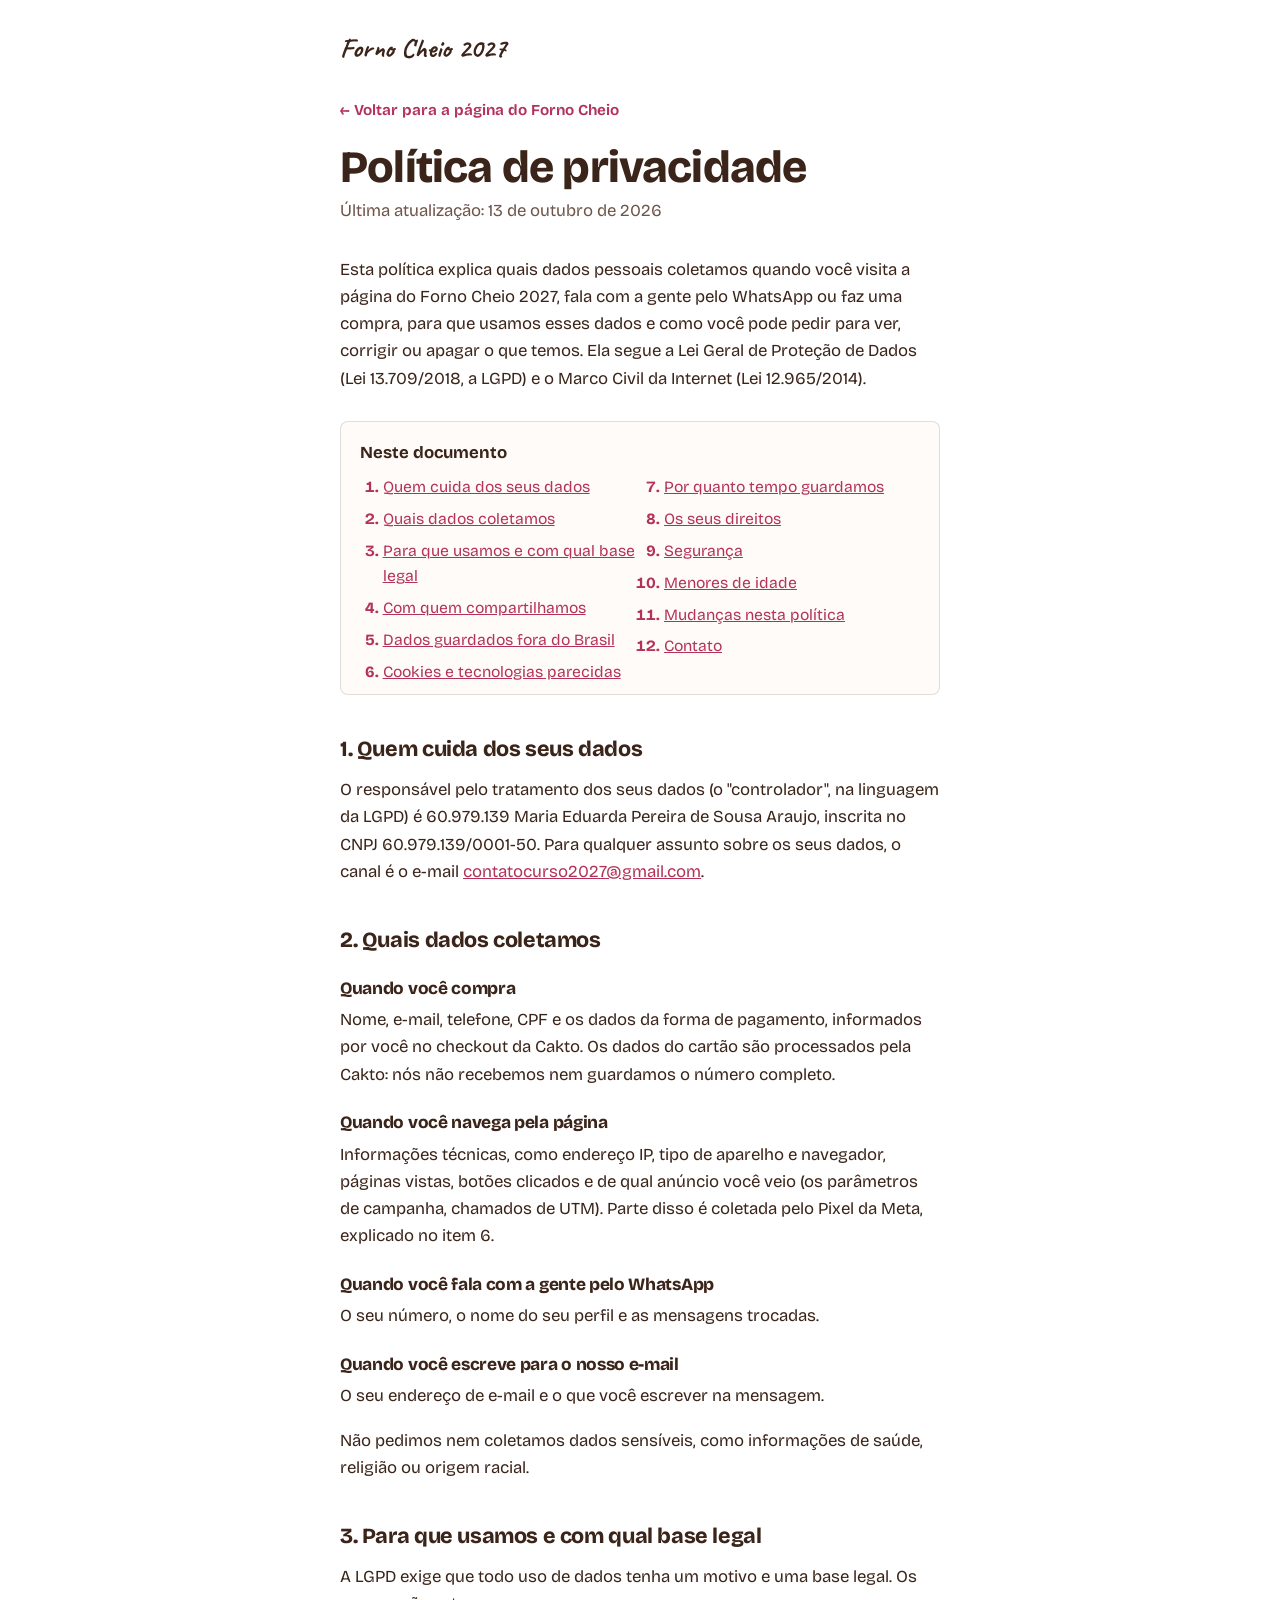
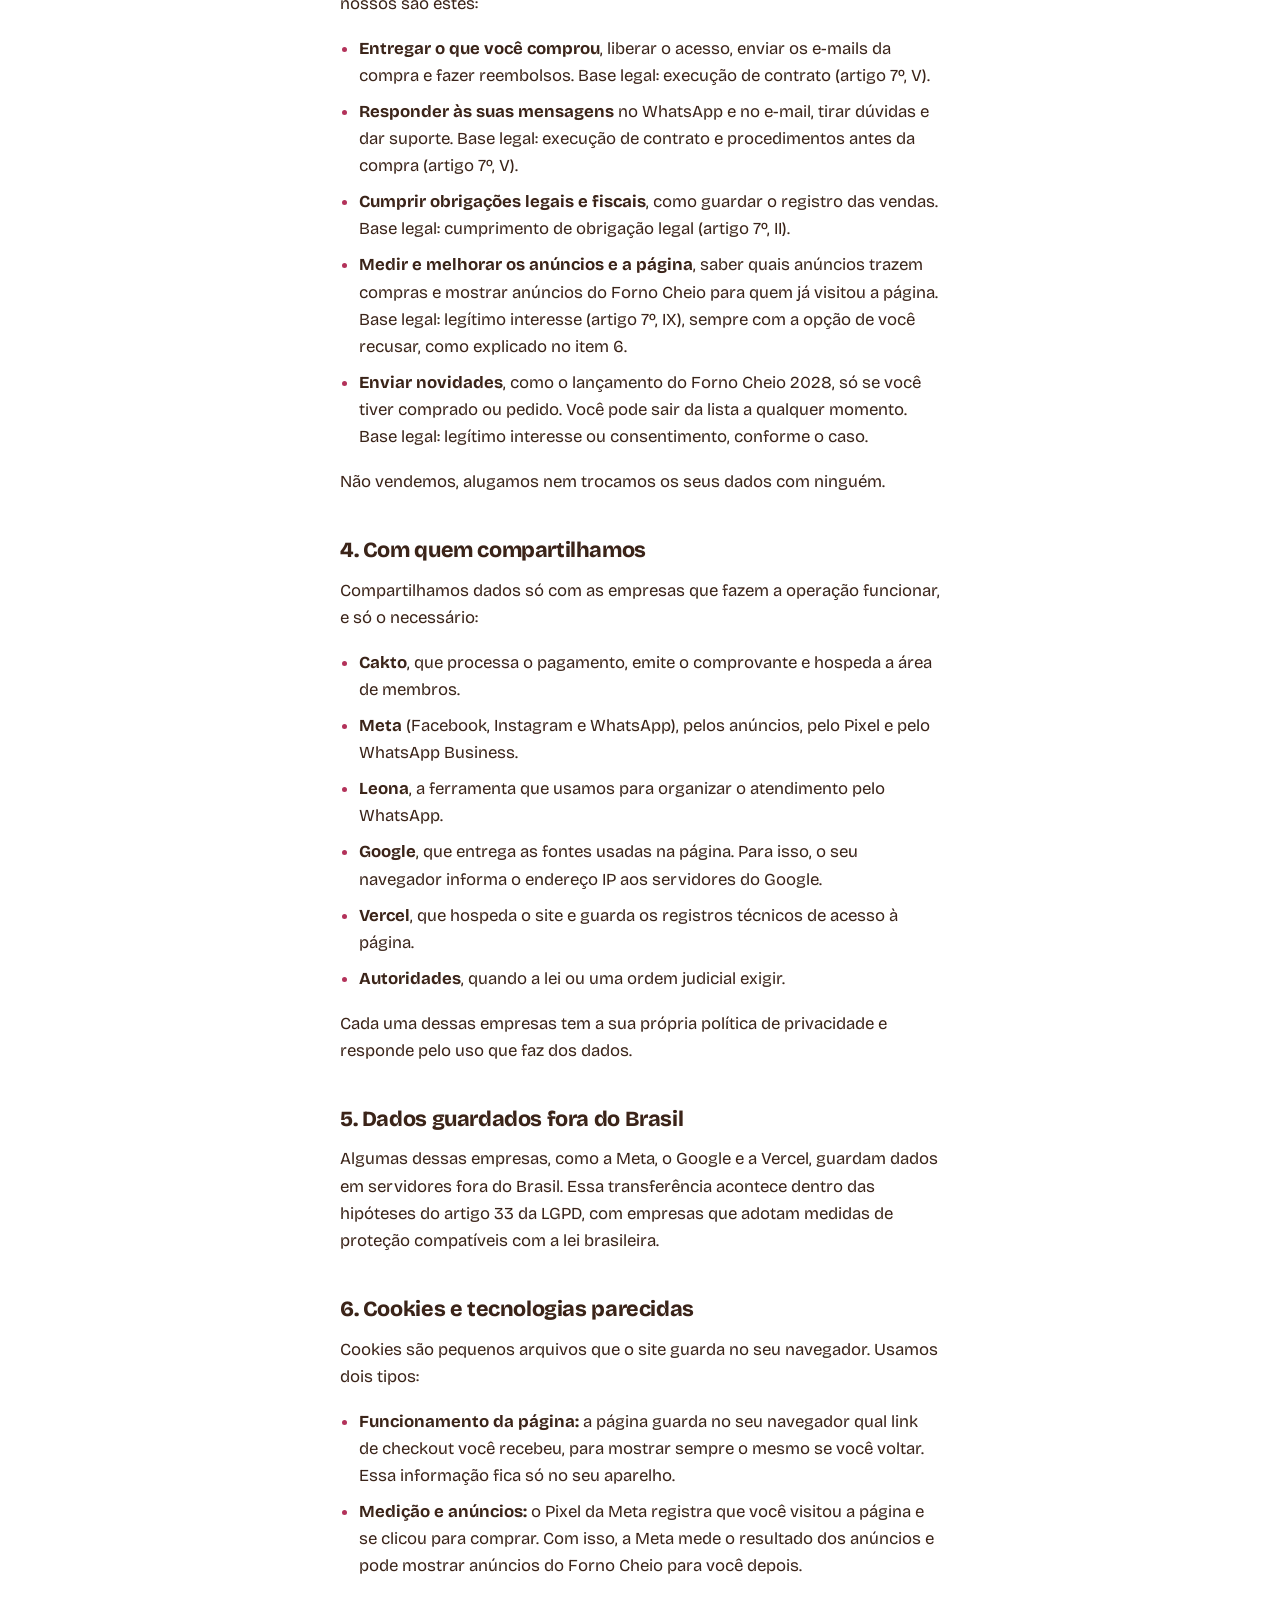
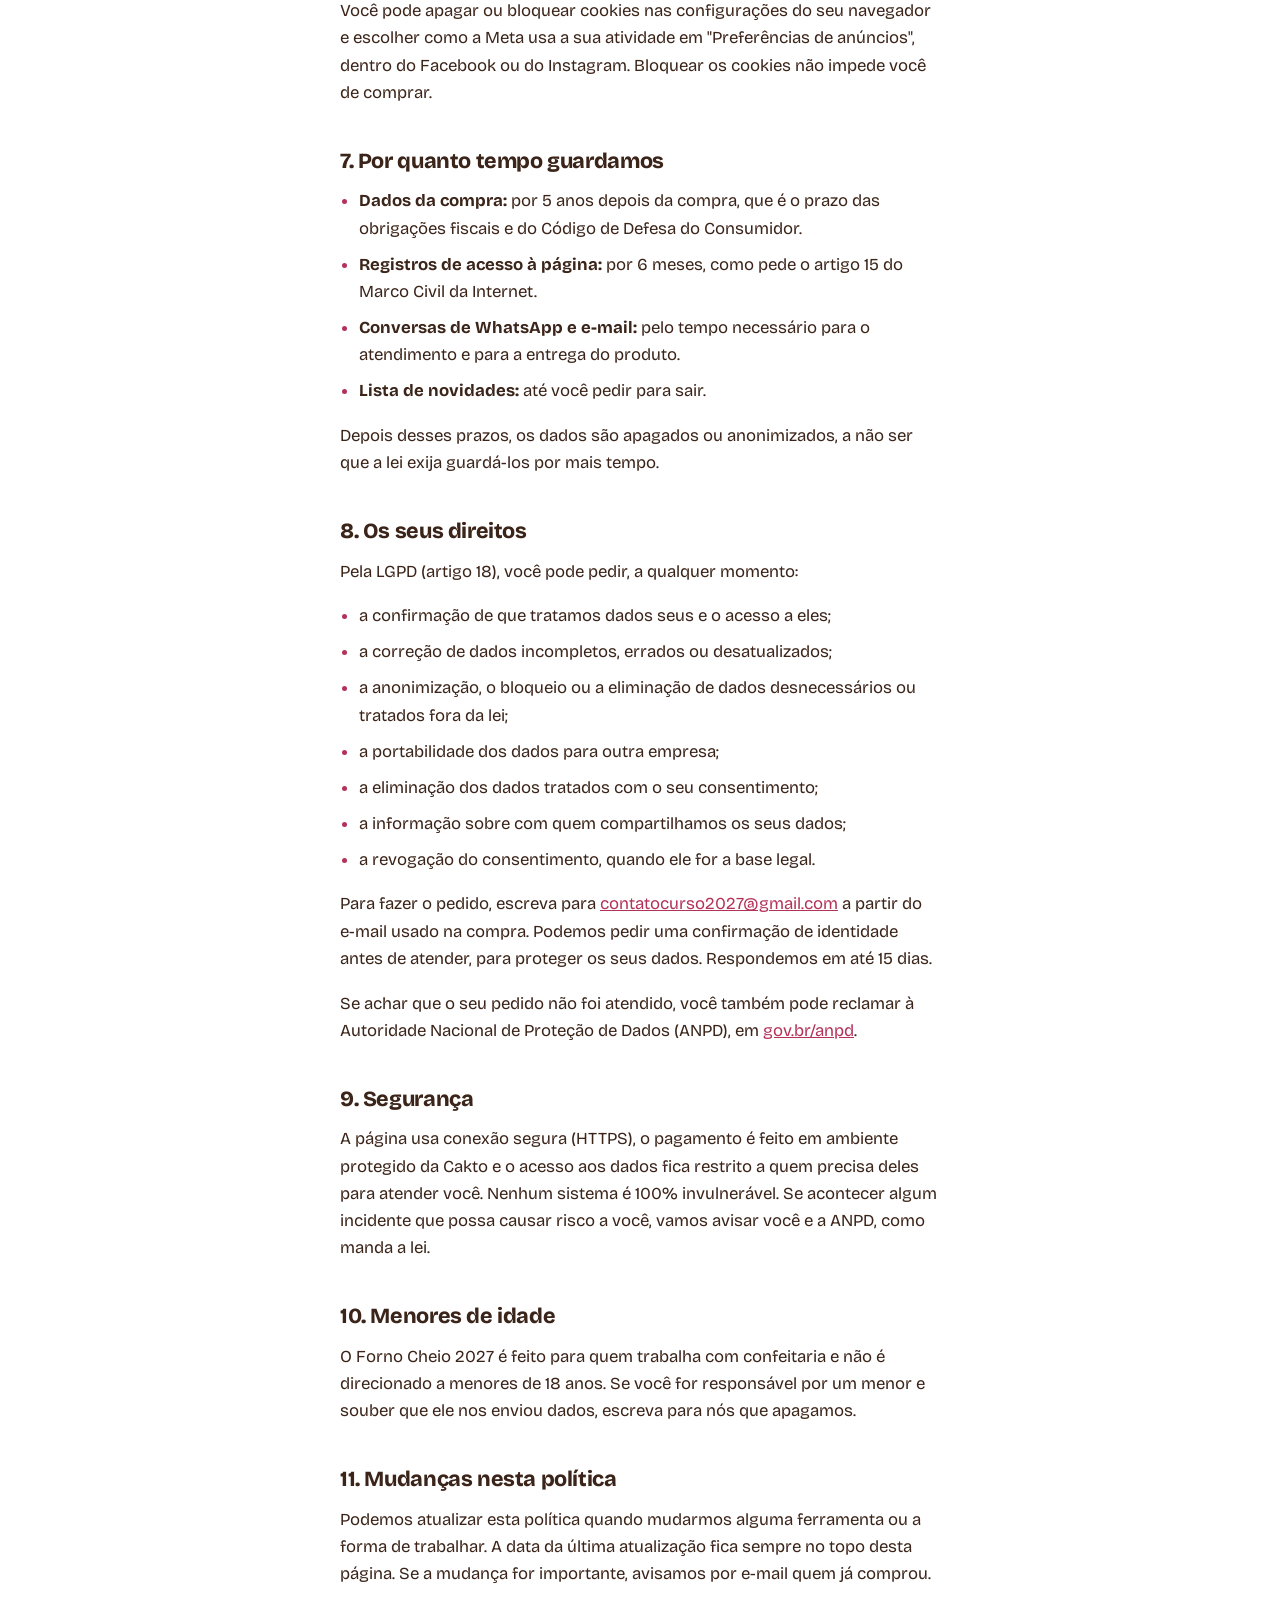
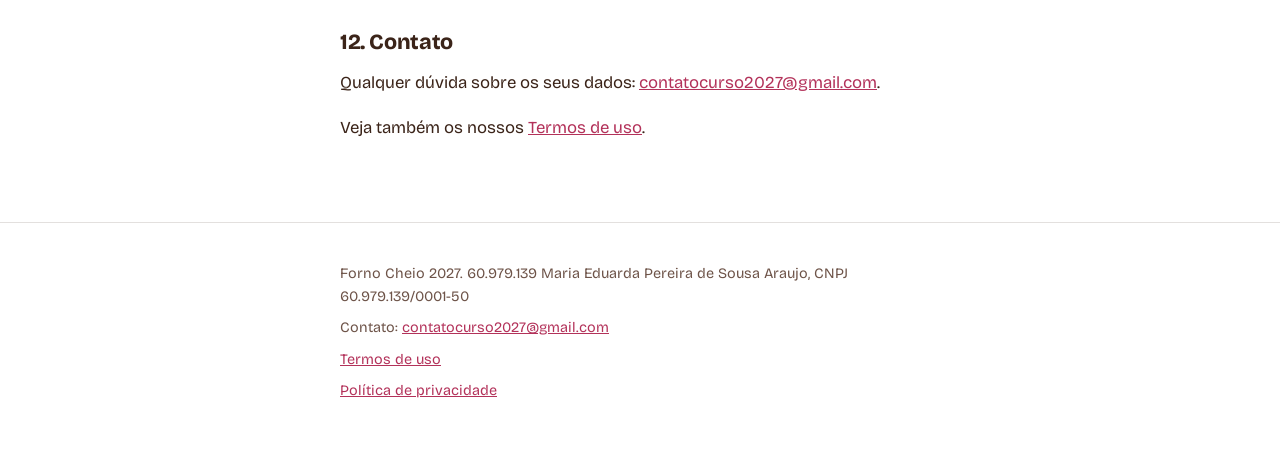
<file: privacidade.html>
<!doctype html>
<html lang="pt-BR">
<head>
<meta charset="utf-8">
<meta name="viewport" content="width=device-width, initial-scale=1, viewport-fit=cover">
<title>Política de privacidade | Forno Cheio 2027</title>
<meta name="description" content="Política de privacidade do Forno Cheio 2027: quais dados coletamos, para quê, com quem compartilhamos e como você exerce os seus direitos pela LGPD.">
<meta name="robots" content="noindex">
<meta name="theme-color" content="#FFFFFF">
<link rel="preconnect" href="https://fonts.googleapis.com">
<link rel="preconnect" href="https://fonts.gstatic.com" crossorigin>
<link href="https://fonts.googleapis.com/css2?family=Bricolage+Grotesque:opsz,wght@12..96,400..800&family=Caveat:wght@500..700&display=swap" rel="stylesheet">
<link rel="stylesheet" href="style.css?v=20261120">
<!-- Meta Pixel Code -->
<script>
!function(f,b,e,v,n,t,s)
{if(f.fbq)return;n=f.fbq=function(){n.callMethod?
n.callMethod.apply(n,arguments):n.queue.push(arguments)};
if(!f._fbq)f._fbq=n;n.push=n;n.loaded=!0;n.version='2.0';
n.queue=[];t=b.createElement(e);t.async=!0;
t.src=v;s=b.getElementsByTagName(e)[0];
s.parentNode.insertBefore(t,s)}(window, document,'script',
'https://connect.facebook.net/en_US/fbevents.js');
fbq('init', '1671185087740383');
fbq('track', 'PageView');
</script>
<!-- End Meta Pixel Code -->
</head>
<body>
<!-- Meta Pixel (sem JavaScript) -->
<noscript><img height="1" width="1" style="display:none"
src="https://www.facebook.com/tr?id=1671185087740383&ev=PageView&noscript=1"
/></noscript>

<header class="legal-topo">
  <div class="coluna">
    <a class="marca legal-marca" href="index.html">Forno Cheio 2027</a>
  </div>
</header>

<main class="legal">
  <div class="coluna">
    <a class="legal-voltar" href="index.html">← Voltar para a página do Forno Cheio</a>
    <h1>Política de privacidade</h1>
    <p class="legal-data">Última atualização: 13 de outubro de 2026</p>

    <p>Esta política explica quais dados pessoais coletamos quando você visita a página do Forno Cheio 2027, fala com a gente pelo WhatsApp ou faz uma compra, para que usamos esses dados e como você pode pedir para ver, corrigir ou apagar o que temos. Ela segue a Lei Geral de Proteção de Dados (Lei 13.709/2018, a LGPD) e o Marco Civil da Internet (Lei 12.965/2014).</p>

    <nav class="legal-sumario" aria-label="Neste documento">
      <p><strong>Neste documento</strong></p>
      <ol>
        <li><a href="#p1">Quem cuida dos seus dados</a></li>
        <li><a href="#p2">Quais dados coletamos</a></li>
        <li><a href="#p3">Para que usamos e com qual base legal</a></li>
        <li><a href="#p4">Com quem compartilhamos</a></li>
        <li><a href="#p5">Dados guardados fora do Brasil</a></li>
        <li><a href="#p6">Cookies e tecnologias parecidas</a></li>
        <li><a href="#p7">Por quanto tempo guardamos</a></li>
        <li><a href="#p8">Os seus direitos</a></li>
        <li><a href="#p9">Segurança</a></li>
        <li><a href="#p10">Menores de idade</a></li>
        <li><a href="#p11">Mudanças nesta política</a></li>
        <li><a href="#p12">Contato</a></li>
      </ol>
    </nav>

    <section id="p1">
      <h2>1. Quem cuida dos seus dados</h2>
      <p>O responsável pelo tratamento dos seus dados (o "controlador", na linguagem da LGPD) é 60.979.139 Maria Eduarda Pereira de Sousa Araujo, inscrita no CNPJ 60.979.139/0001-50. Para qualquer assunto sobre os seus dados, o canal é o e-mail <a href="mailto:contatocurso2027@gmail.com">contatocurso2027@gmail.com</a>.</p>
    </section>

    <section id="p2">
      <h2>2. Quais dados coletamos</h2>
      <h3>Quando você compra</h3>
      <p>Nome, e-mail, telefone, CPF e os dados da forma de pagamento, informados por você no checkout da Cakto. Os dados do cartão são processados pela Cakto: nós não recebemos nem guardamos o número completo.</p>
      <h3>Quando você navega pela página</h3>
      <p>Informações técnicas, como endereço IP, tipo de aparelho e navegador, páginas vistas, botões clicados e de qual anúncio você veio (os parâmetros de campanha, chamados de UTM). Parte disso é coletada pelo Pixel da Meta, explicado no item 6.</p>
      <h3>Quando você fala com a gente pelo WhatsApp</h3>
      <p>O seu número, o nome do seu perfil e as mensagens trocadas.</p>
      <h3>Quando você escreve para o nosso e-mail</h3>
      <p>O seu endereço de e-mail e o que você escrever na mensagem.</p>
      <p>Não pedimos nem coletamos dados sensíveis, como informações de saúde, religião ou origem racial.</p>
    </section>

    <section id="p3">
      <h2>3. Para que usamos e com qual base legal</h2>
      <p>A LGPD exige que todo uso de dados tenha um motivo e uma base legal. Os nossos são estes:</p>
      <ul>
        <li><strong>Entregar o que você comprou</strong>, liberar o acesso, enviar os e-mails da compra e fazer reembolsos. Base legal: execução de contrato (artigo 7º, V).</li>
        <li><strong>Responder às suas mensagens</strong> no WhatsApp e no e-mail, tirar dúvidas e dar suporte. Base legal: execução de contrato e procedimentos antes da compra (artigo 7º, V).</li>
        <li><strong>Cumprir obrigações legais e fiscais</strong>, como guardar o registro das vendas. Base legal: cumprimento de obrigação legal (artigo 7º, II).</li>
        <li><strong>Medir e melhorar os anúncios e a página</strong>, saber quais anúncios trazem compras e mostrar anúncios do Forno Cheio para quem já visitou a página. Base legal: legítimo interesse (artigo 7º, IX), sempre com a opção de você recusar, como explicado no item 6.</li>
        <li><strong>Enviar novidades</strong>, como o lançamento do Forno Cheio 2028, só se você tiver comprado ou pedido. Você pode sair da lista a qualquer momento. Base legal: legítimo interesse ou consentimento, conforme o caso.</li>
      </ul>
      <p>Não vendemos, alugamos nem trocamos os seus dados com ninguém.</p>
    </section>

    <section id="p4">
      <h2>4. Com quem compartilhamos</h2>
      <p>Compartilhamos dados só com as empresas que fazem a operação funcionar, e só o necessário:</p>
      <ul>
        <li><strong>Cakto</strong>, que processa o pagamento, emite o comprovante e hospeda a área de membros.</li>
        <li><strong>Meta</strong> (Facebook, Instagram e WhatsApp), pelos anúncios, pelo Pixel e pelo WhatsApp Business.</li>
        <li><strong>Leona</strong>, a ferramenta que usamos para organizar o atendimento pelo WhatsApp.</li>
        <li><strong>Google</strong>, que entrega as fontes usadas na página. Para isso, o seu navegador informa o endereço IP aos servidores do Google.</li>
        <li><strong>Vercel</strong>, que hospeda o site e guarda os registros técnicos de acesso à página.</li>
        <li><strong>Autoridades</strong>, quando a lei ou uma ordem judicial exigir.</li>
      </ul>
      <p>Cada uma dessas empresas tem a sua própria política de privacidade e responde pelo uso que faz dos dados.</p>
    </section>

    <section id="p5">
      <h2>5. Dados guardados fora do Brasil</h2>
      <p>Algumas dessas empresas, como a Meta, o Google e a Vercel, guardam dados em servidores fora do Brasil. Essa transferência acontece dentro das hipóteses do artigo 33 da LGPD, com empresas que adotam medidas de proteção compatíveis com a lei brasileira.</p>
    </section>

    <section id="p6">
      <h2>6. Cookies e tecnologias parecidas</h2>
      <p>Cookies são pequenos arquivos que o site guarda no seu navegador. Usamos dois tipos:</p>
      <ul>
        <li><strong>Funcionamento da página:</strong> a página guarda no seu navegador qual link de checkout você recebeu, para mostrar sempre o mesmo se você voltar. Essa informação fica só no seu aparelho.</li>
        <li><strong>Medição e anúncios:</strong> o Pixel da Meta registra que você visitou a página e se clicou para comprar. Com isso, a Meta mede o resultado dos anúncios e pode mostrar anúncios do Forno Cheio para você depois.</li>
      </ul>
      <p>Você pode apagar ou bloquear cookies nas configurações do seu navegador e escolher como a Meta usa a sua atividade em "Preferências de anúncios", dentro do Facebook ou do Instagram. Bloquear os cookies não impede você de comprar.</p>
    </section>

    <section id="p7">
      <h2>7. Por quanto tempo guardamos</h2>
      <ul>
        <li><strong>Dados da compra:</strong> por 5 anos depois da compra, que é o prazo das obrigações fiscais e do Código de Defesa do Consumidor.</li>
        <li><strong>Registros de acesso à página:</strong> por 6 meses, como pede o artigo 15 do Marco Civil da Internet.</li>
        <li><strong>Conversas de WhatsApp e e-mail:</strong> pelo tempo necessário para o atendimento e para a entrega do produto.</li>
        <li><strong>Lista de novidades:</strong> até você pedir para sair.</li>
      </ul>
      <p>Depois desses prazos, os dados são apagados ou anonimizados, a não ser que a lei exija guardá-los por mais tempo.</p>
    </section>

    <section id="p8">
      <h2>8. Os seus direitos</h2>
      <p>Pela LGPD (artigo 18), você pode pedir, a qualquer momento:</p>
      <ul>
        <li>a confirmação de que tratamos dados seus e o acesso a eles;</li>
        <li>a correção de dados incompletos, errados ou desatualizados;</li>
        <li>a anonimização, o bloqueio ou a eliminação de dados desnecessários ou tratados fora da lei;</li>
        <li>a portabilidade dos dados para outra empresa;</li>
        <li>a eliminação dos dados tratados com o seu consentimento;</li>
        <li>a informação sobre com quem compartilhamos os seus dados;</li>
        <li>a revogação do consentimento, quando ele for a base legal.</li>
      </ul>
      <p>Para fazer o pedido, escreva para <a href="mailto:contatocurso2027@gmail.com">contatocurso2027@gmail.com</a> a partir do e-mail usado na compra. Podemos pedir uma confirmação de identidade antes de atender, para proteger os seus dados. Respondemos em até 15 dias.</p>
      <p>Se achar que o seu pedido não foi atendido, você também pode reclamar à Autoridade Nacional de Proteção de Dados (ANPD), em <a href="https://www.gov.br/anpd" rel="noopener">gov.br/anpd</a>.</p>
    </section>

    <section id="p9">
      <h2>9. Segurança</h2>
      <p>A página usa conexão segura (HTTPS), o pagamento é feito em ambiente protegido da Cakto e o acesso aos dados fica restrito a quem precisa deles para atender você. Nenhum sistema é 100% invulnerável. Se acontecer algum incidente que possa causar risco a você, vamos avisar você e a ANPD, como manda a lei.</p>
    </section>

    <section id="p10">
      <h2>10. Menores de idade</h2>
      <p>O Forno Cheio 2027 é feito para quem trabalha com confeitaria e não é direcionado a menores de 18 anos. Se você for responsável por um menor e souber que ele nos enviou dados, escreva para nós que apagamos.</p>
    </section>

    <section id="p11">
      <h2>11. Mudanças nesta política</h2>
      <p>Podemos atualizar esta política quando mudarmos alguma ferramenta ou a forma de trabalhar. A data da última atualização fica sempre no topo desta página. Se a mudança for importante, avisamos por e-mail quem já comprou.</p>
    </section>

    <section id="p12">
      <h2>12. Contato</h2>
      <p>Qualquer dúvida sobre os seus dados: <a href="mailto:contatocurso2027@gmail.com">contatocurso2027@gmail.com</a>.</p>
      <p>Veja também os nossos <a href="termos.html">Termos de uso</a>.</p>
    </section>
  </div>
</main>

<footer class="rodape rodape-legal">
  <div class="coluna">
    <p>Forno Cheio 2027. 60.979.139 Maria Eduarda Pereira de Sousa Araujo, CNPJ 60.979.139/0001-50</p>
    <p>Contato: <a href="mailto:contatocurso2027@gmail.com">contatocurso2027@gmail.com</a></p>
    <p><a href="termos.html">Termos de uso</a></p>
    <p><a href="privacidade.html" aria-current="page">Política de privacidade</a></p>
  </div>
</footer>

</body>
</html>
</file>
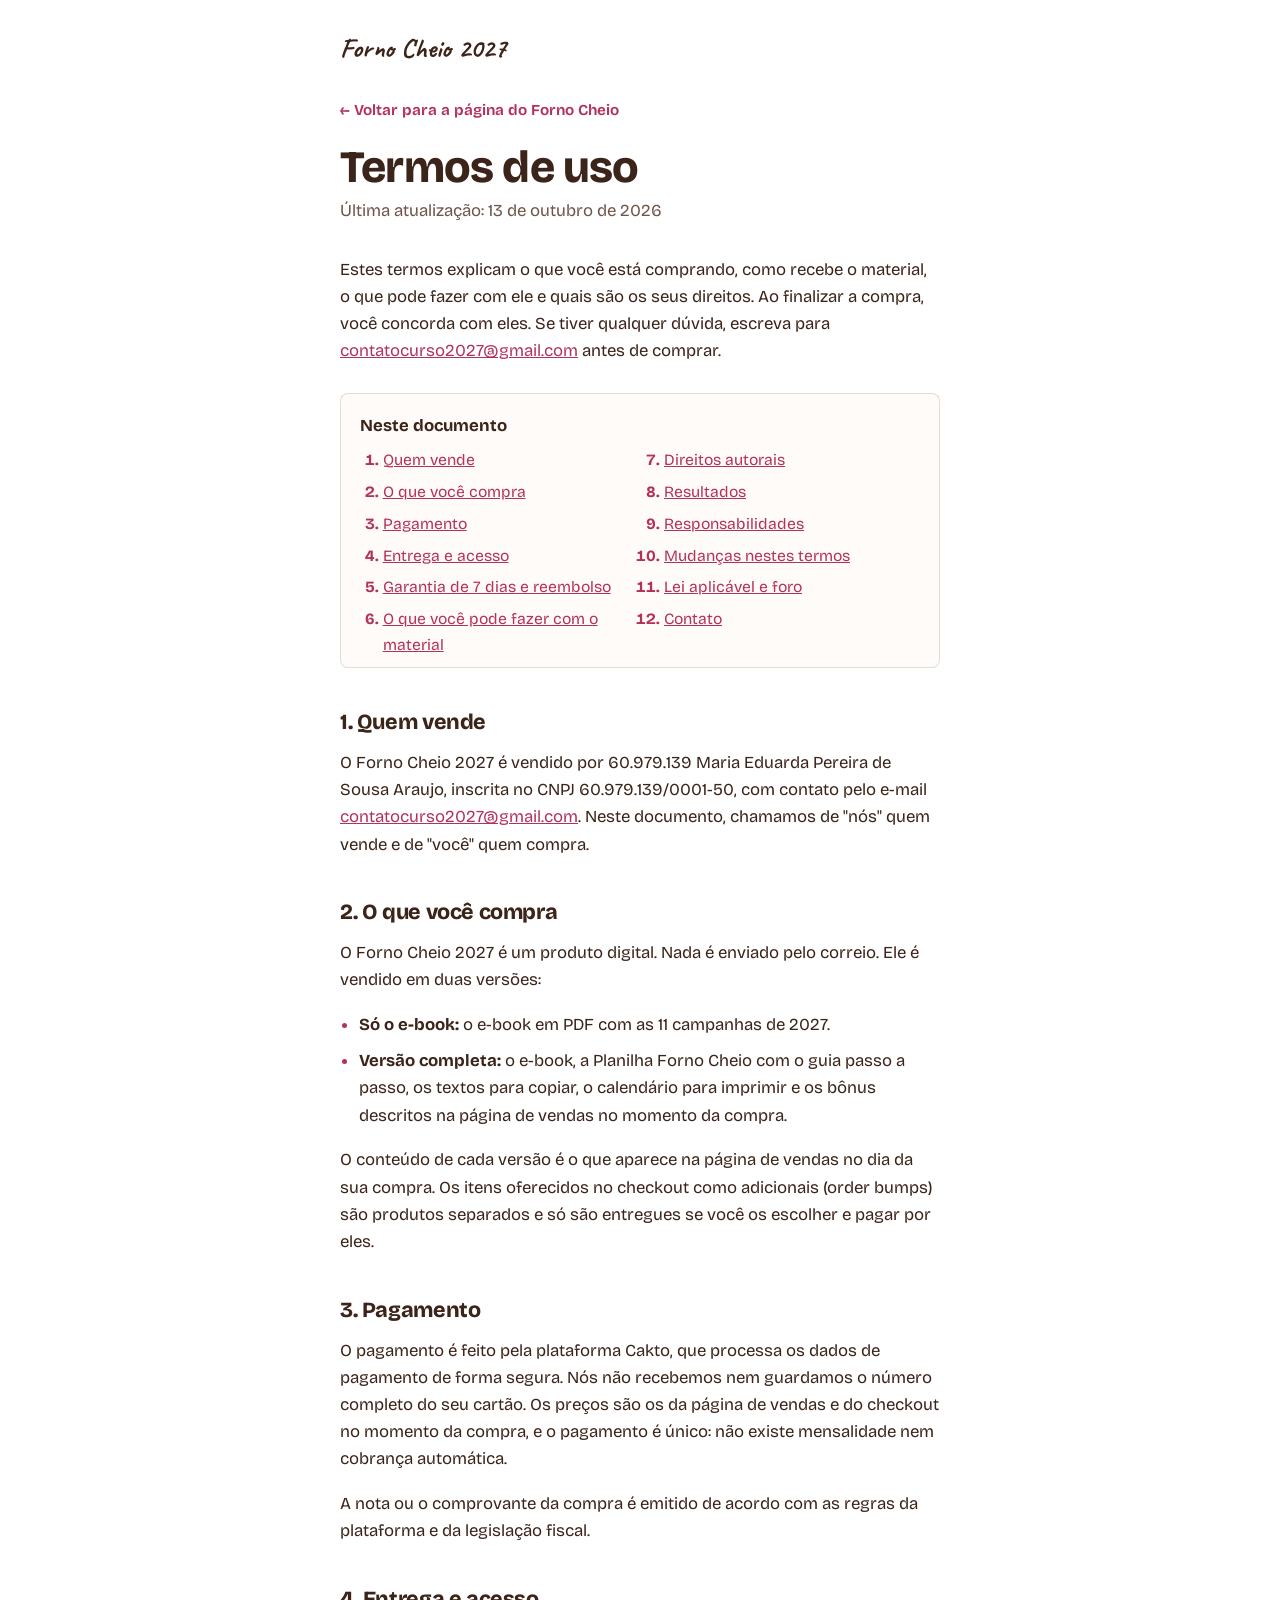
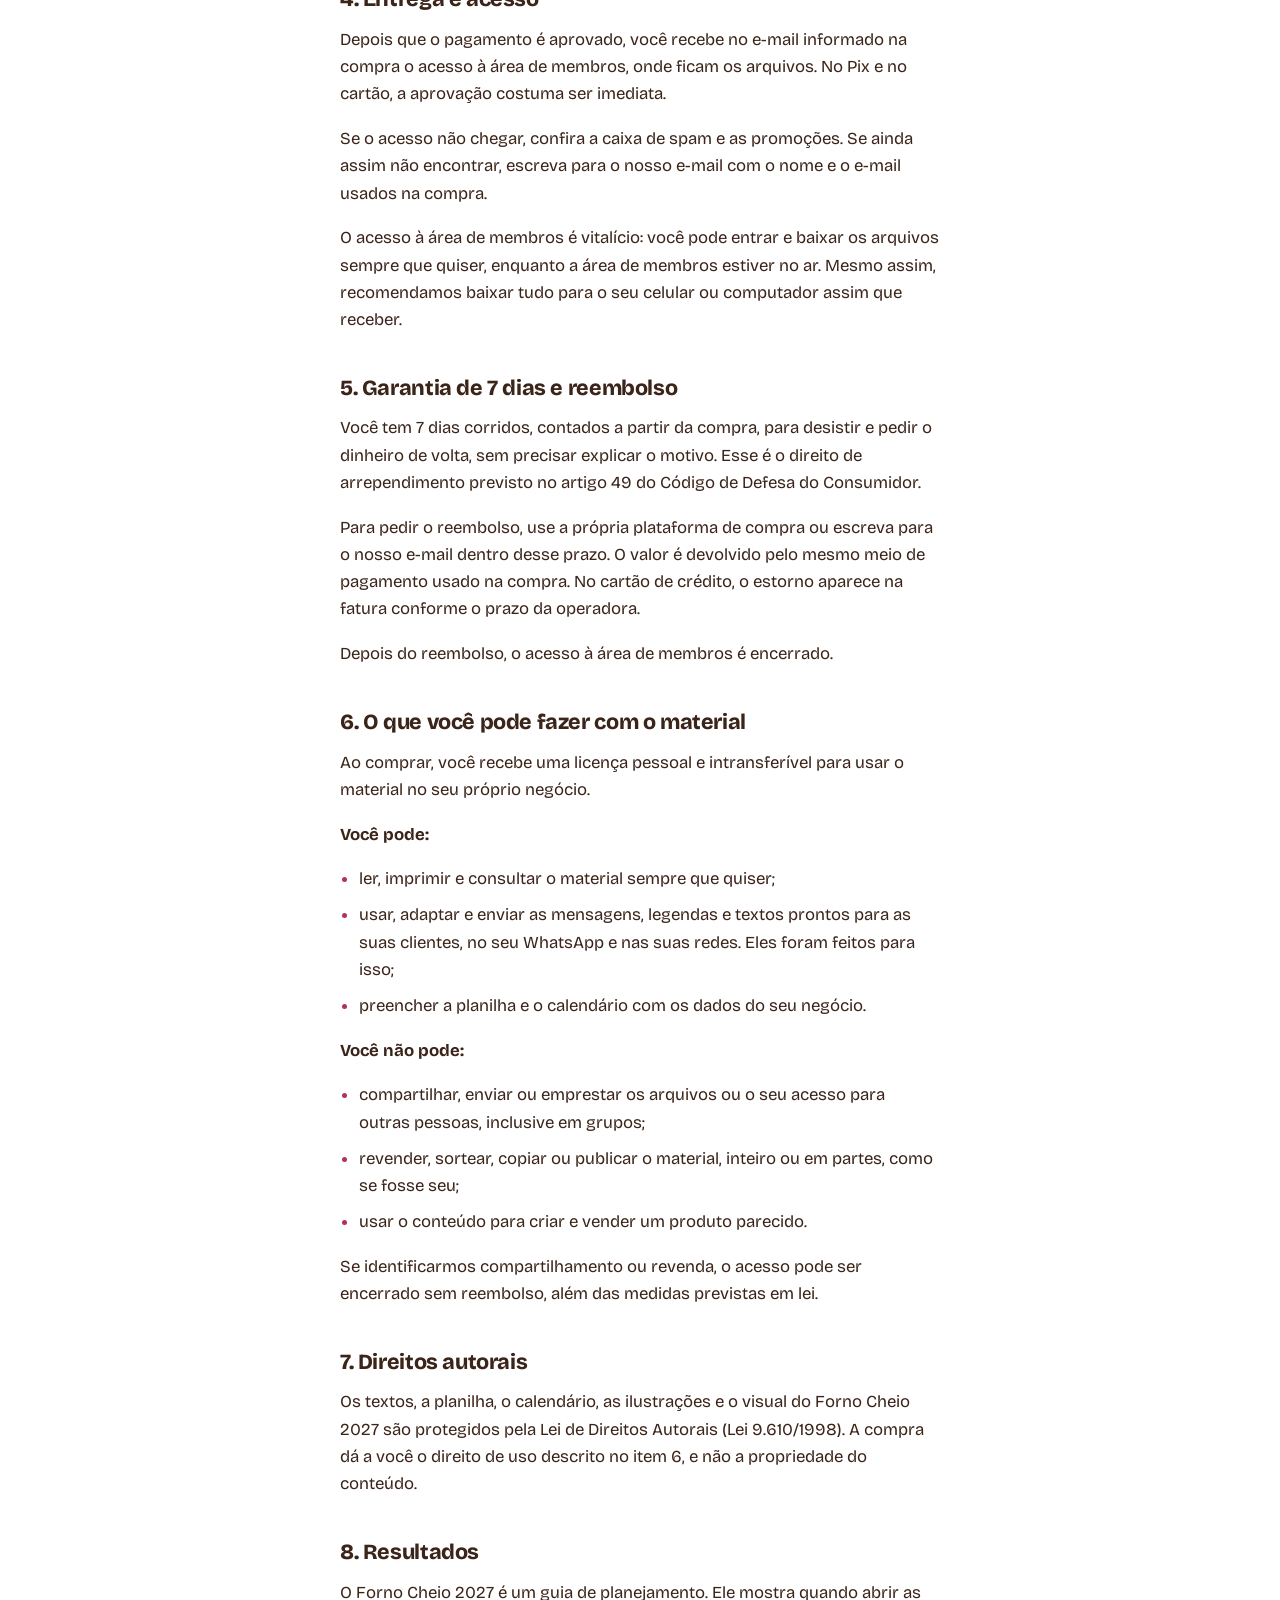
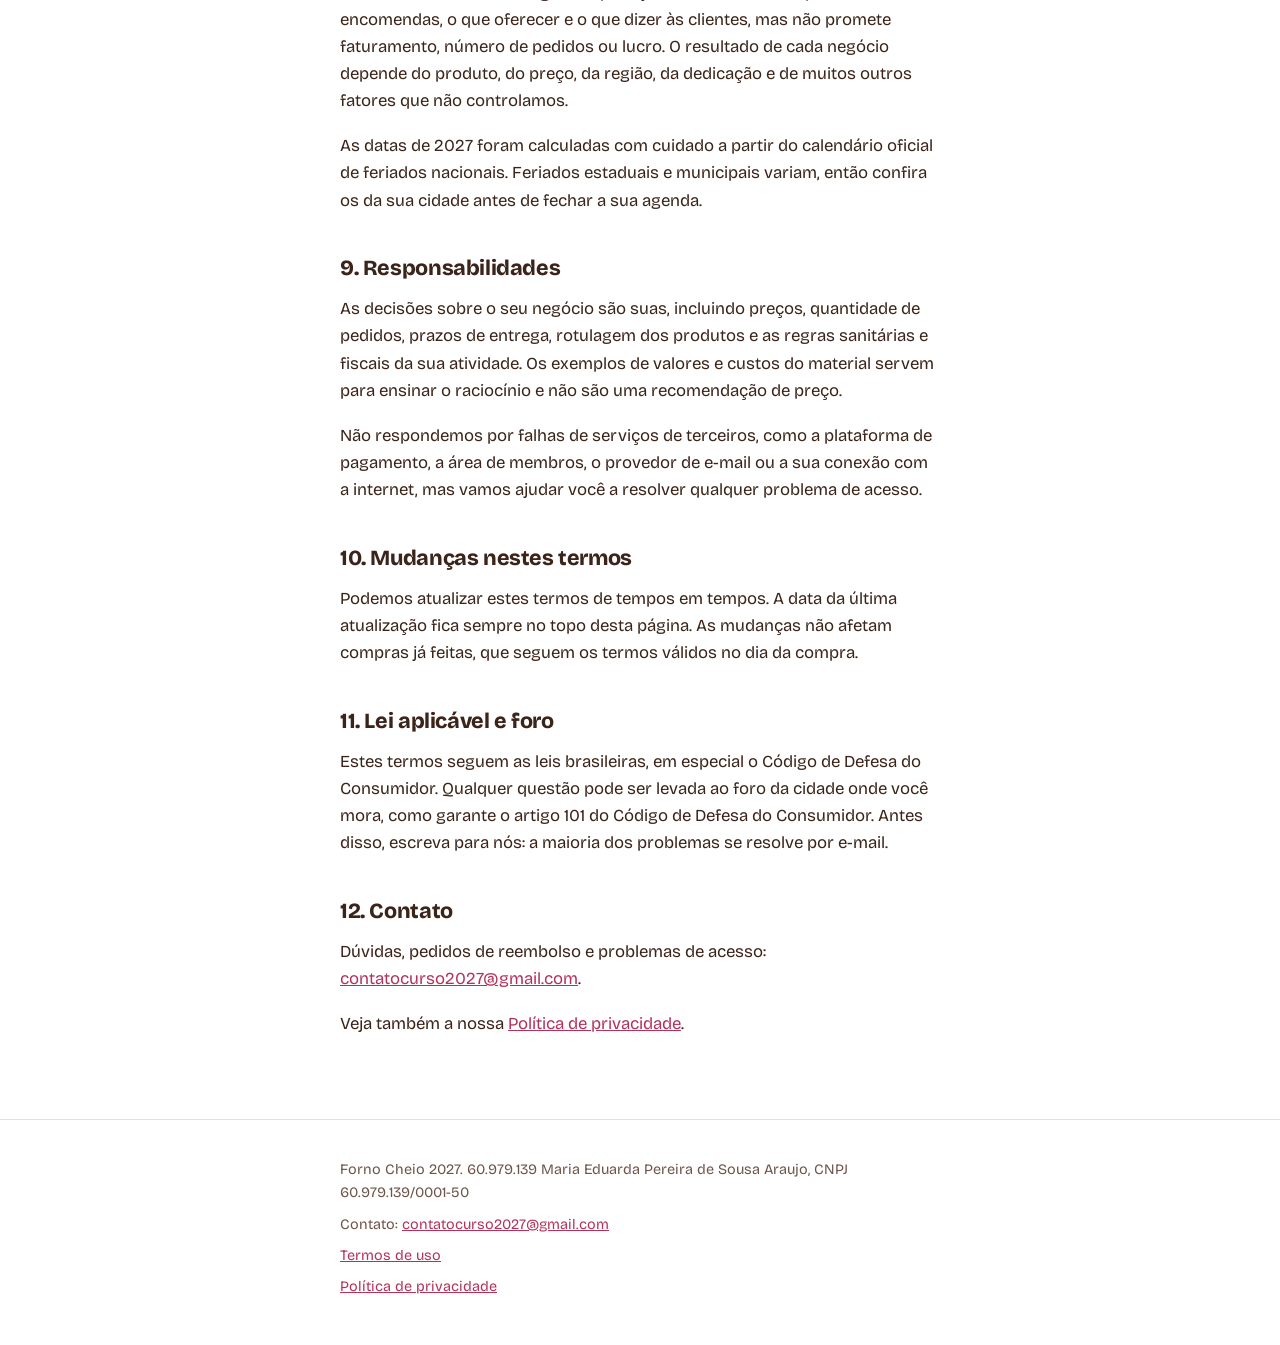
<file: termos.html>
<!doctype html>
<html lang="pt-BR">
<head>
<meta charset="utf-8">
<meta name="viewport" content="width=device-width, initial-scale=1, viewport-fit=cover">
<title>Termos de uso | Forno Cheio 2027</title>
<meta name="description" content="Termos de uso do Forno Cheio 2027: o que você compra, como recebe, a garantia de 7 dias e o que pode fazer com o material.">
<meta name="robots" content="noindex">
<meta name="theme-color" content="#FFFFFF">
<link rel="preconnect" href="https://fonts.googleapis.com">
<link rel="preconnect" href="https://fonts.gstatic.com" crossorigin>
<link href="https://fonts.googleapis.com/css2?family=Bricolage+Grotesque:opsz,wght@12..96,400..800&family=Caveat:wght@500..700&display=swap" rel="stylesheet">
<link rel="stylesheet" href="style.css?v=20261120">
<!-- Meta Pixel Code -->
<script>
!function(f,b,e,v,n,t,s)
{if(f.fbq)return;n=f.fbq=function(){n.callMethod?
n.callMethod.apply(n,arguments):n.queue.push(arguments)};
if(!f._fbq)f._fbq=n;n.push=n;n.loaded=!0;n.version='2.0';
n.queue=[];t=b.createElement(e);t.async=!0;
t.src=v;s=b.getElementsByTagName(e)[0];
s.parentNode.insertBefore(t,s)}(window, document,'script',
'https://connect.facebook.net/en_US/fbevents.js');
fbq('init', '1671185087740383');
fbq('track', 'PageView');
</script>
<!-- End Meta Pixel Code -->
</head>
<body>
<!-- Meta Pixel (sem JavaScript) -->
<noscript><img height="1" width="1" style="display:none"
src="https://www.facebook.com/tr?id=1671185087740383&ev=PageView&noscript=1"
/></noscript>

<header class="legal-topo">
  <div class="coluna">
    <a class="marca legal-marca" href="index.html">Forno Cheio 2027</a>
  </div>
</header>

<main class="legal">
  <div class="coluna">
    <a class="legal-voltar" href="index.html">← Voltar para a página do Forno Cheio</a>
    <h1>Termos de uso</h1>
    <p class="legal-data">Última atualização: 13 de outubro de 2026</p>

    <p>Estes termos explicam o que você está comprando, como recebe o material, o que pode fazer com ele e quais são os seus direitos. Ao finalizar a compra, você concorda com eles. Se tiver qualquer dúvida, escreva para <a href="mailto:contatocurso2027@gmail.com">contatocurso2027@gmail.com</a> antes de comprar.</p>

    <nav class="legal-sumario" aria-label="Neste documento">
      <p><strong>Neste documento</strong></p>
      <ol>
        <li><a href="#t1">Quem vende</a></li>
        <li><a href="#t2">O que você compra</a></li>
        <li><a href="#t3">Pagamento</a></li>
        <li><a href="#t4">Entrega e acesso</a></li>
        <li><a href="#t5">Garantia de 7 dias e reembolso</a></li>
        <li><a href="#t6">O que você pode fazer com o material</a></li>
        <li><a href="#t7">Direitos autorais</a></li>
        <li><a href="#t8">Resultados</a></li>
        <li><a href="#t9">Responsabilidades</a></li>
        <li><a href="#t10">Mudanças nestes termos</a></li>
        <li><a href="#t11">Lei aplicável e foro</a></li>
        <li><a href="#t12">Contato</a></li>
      </ol>
    </nav>

    <section id="t1">
      <h2>1. Quem vende</h2>
      <p>O Forno Cheio 2027 é vendido por 60.979.139 Maria Eduarda Pereira de Sousa Araujo, inscrita no CNPJ 60.979.139/0001-50, com contato pelo e-mail <a href="mailto:contatocurso2027@gmail.com">contatocurso2027@gmail.com</a>. Neste documento, chamamos de "nós" quem vende e de "você" quem compra.</p>
    </section>

    <section id="t2">
      <h2>2. O que você compra</h2>
      <p>O Forno Cheio 2027 é um produto digital. Nada é enviado pelo correio. Ele é vendido em duas versões:</p>
      <ul>
        <li><strong>Só o e-book:</strong> o e-book em PDF com as 11 campanhas de 2027.</li>
        <li><strong>Versão completa:</strong> o e-book, a Planilha Forno Cheio com o guia passo a passo, os textos para copiar, o calendário para imprimir e os bônus descritos na página de vendas no momento da compra.</li>
      </ul>
      <p>O conteúdo de cada versão é o que aparece na página de vendas no dia da sua compra. Os itens oferecidos no checkout como adicionais (order bumps) são produtos separados e só são entregues se você os escolher e pagar por eles.</p>
    </section>

    <section id="t3">
      <h2>3. Pagamento</h2>
      <p>O pagamento é feito pela plataforma Cakto, que processa os dados de pagamento de forma segura. Nós não recebemos nem guardamos o número completo do seu cartão. Os preços são os da página de vendas e do checkout no momento da compra, e o pagamento é único: não existe mensalidade nem cobrança automática.</p>
      <p>A nota ou o comprovante da compra é emitido de acordo com as regras da plataforma e da legislação fiscal.</p>
    </section>

    <section id="t4">
      <h2>4. Entrega e acesso</h2>
      <p>Depois que o pagamento é aprovado, você recebe no e-mail informado na compra o acesso à área de membros, onde ficam os arquivos. No Pix e no cartão, a aprovação costuma ser imediata.</p>
      <p>Se o acesso não chegar, confira a caixa de spam e as promoções. Se ainda assim não encontrar, escreva para o nosso e-mail com o nome e o e-mail usados na compra.</p>
      <p>O acesso à área de membros é vitalício: você pode entrar e baixar os arquivos sempre que quiser, enquanto a área de membros estiver no ar. Mesmo assim, recomendamos baixar tudo para o seu celular ou computador assim que receber.</p>
    </section>

    <section id="t5">
      <h2>5. Garantia de 7 dias e reembolso</h2>
      <p>Você tem 7 dias corridos, contados a partir da compra, para desistir e pedir o dinheiro de volta, sem precisar explicar o motivo. Esse é o direito de arrependimento previsto no artigo 49 do Código de Defesa do Consumidor.</p>
      <p>Para pedir o reembolso, use a própria plataforma de compra ou escreva para o nosso e-mail dentro desse prazo. O valor é devolvido pelo mesmo meio de pagamento usado na compra. No cartão de crédito, o estorno aparece na fatura conforme o prazo da operadora.</p>
      <p>Depois do reembolso, o acesso à área de membros é encerrado.</p>
    </section>

    <section id="t6">
      <h2>6. O que você pode fazer com o material</h2>
      <p>Ao comprar, você recebe uma licença pessoal e intransferível para usar o material no seu próprio negócio.</p>
      <p><strong>Você pode:</strong></p>
      <ul>
        <li>ler, imprimir e consultar o material sempre que quiser;</li>
        <li>usar, adaptar e enviar as mensagens, legendas e textos prontos para as suas clientes, no seu WhatsApp e nas suas redes. Eles foram feitos para isso;</li>
        <li>preencher a planilha e o calendário com os dados do seu negócio.</li>
      </ul>
      <p><strong>Você não pode:</strong></p>
      <ul>
        <li>compartilhar, enviar ou emprestar os arquivos ou o seu acesso para outras pessoas, inclusive em grupos;</li>
        <li>revender, sortear, copiar ou publicar o material, inteiro ou em partes, como se fosse seu;</li>
        <li>usar o conteúdo para criar e vender um produto parecido.</li>
      </ul>
      <p>Se identificarmos compartilhamento ou revenda, o acesso pode ser encerrado sem reembolso, além das medidas previstas em lei.</p>
    </section>

    <section id="t7">
      <h2>7. Direitos autorais</h2>
      <p>Os textos, a planilha, o calendário, as ilustrações e o visual do Forno Cheio 2027 são protegidos pela Lei de Direitos Autorais (Lei 9.610/1998). A compra dá a você o direito de uso descrito no item 6, e não a propriedade do conteúdo.</p>
    </section>

    <section id="t8">
      <h2>8. Resultados</h2>
      <p>O Forno Cheio 2027 é um guia de planejamento. Ele mostra quando abrir as encomendas, o que oferecer e o que dizer às clientes, mas não promete faturamento, número de pedidos ou lucro. O resultado de cada negócio depende do produto, do preço, da região, da dedicação e de muitos outros fatores que não controlamos.</p>
      <p>As datas de 2027 foram calculadas com cuidado a partir do calendário oficial de feriados nacionais. Feriados estaduais e municipais variam, então confira os da sua cidade antes de fechar a sua agenda.</p>
    </section>

    <section id="t9">
      <h2>9. Responsabilidades</h2>
      <p>As decisões sobre o seu negócio são suas, incluindo preços, quantidade de pedidos, prazos de entrega, rotulagem dos produtos e as regras sanitárias e fiscais da sua atividade. Os exemplos de valores e custos do material servem para ensinar o raciocínio e não são uma recomendação de preço.</p>
      <p>Não respondemos por falhas de serviços de terceiros, como a plataforma de pagamento, a área de membros, o provedor de e-mail ou a sua conexão com a internet, mas vamos ajudar você a resolver qualquer problema de acesso.</p>
    </section>

    <section id="t10">
      <h2>10. Mudanças nestes termos</h2>
      <p>Podemos atualizar estes termos de tempos em tempos. A data da última atualização fica sempre no topo desta página. As mudanças não afetam compras já feitas, que seguem os termos válidos no dia da compra.</p>
    </section>

    <section id="t11">
      <h2>11. Lei aplicável e foro</h2>
      <p>Estes termos seguem as leis brasileiras, em especial o Código de Defesa do Consumidor. Qualquer questão pode ser levada ao foro da cidade onde você mora, como garante o artigo 101 do Código de Defesa do Consumidor. Antes disso, escreva para nós: a maioria dos problemas se resolve por e-mail.</p>
    </section>

    <section id="t12">
      <h2>12. Contato</h2>
      <p>Dúvidas, pedidos de reembolso e problemas de acesso: <a href="mailto:contatocurso2027@gmail.com">contatocurso2027@gmail.com</a>.</p>
      <p>Veja também a nossa <a href="privacidade.html">Política de privacidade</a>.</p>
    </section>
  </div>
</main>

<footer class="rodape rodape-legal">
  <div class="coluna">
    <p>Forno Cheio 2027. 60.979.139 Maria Eduarda Pereira de Sousa Araujo, CNPJ 60.979.139/0001-50</p>
    <p>Contato: <a href="mailto:contatocurso2027@gmail.com">contatocurso2027@gmail.com</a></p>
    <p><a href="termos.html" aria-current="page">Termos de uso</a></p>
    <p><a href="privacidade.html">Política de privacidade</a></p>
  </div>
</footer>

</body>
</html>
</file>
<file: style.css>
/*
  VERSÃO DE TESTE: FUNDO BRANCO E SEMPRE NO MODO CLARO
  FORNO CHEIO 2027 | PÁGINA DE VENDAS COM DUAS VERSÕES
  Estilos da página. Este arquivo é carregado pelo index.html (link no <head>).
  As cores ficam todas no bloco :root logo abaixo. O modo escuro se ajusta sozinho.
*/

:root {
  --papel: #FFFFFF;
  --cartao: #FFFBF8;
  --tinta: #3B2419;
  --tinta-suave: #6E5449;
  --framboesa: #B3325A;
  --framboesa-escura: #86203F;
  --no-botao: #FFFFFF;
  --glace: #F8D3D9;
  --kraft: #D4B58F;
  --no-kraft: #3B2419;
  --pauta: #B9CDE4;
  --margem: #E79AAA;
  --risco: rgba(59, 36, 25, 0.14);
  --sombra: rgba(59, 36, 25, 0.28);
  --faixa: #3B2419;
  --na-faixa: #FFF3EE;
  box-sizing: border-box;
  padding-top: env(safe-area-inset-top, 0px);
  padding-bottom: env(safe-area-inset-bottom, 0px);
}
*, *::before, *::after { box-sizing: inherit; }
html {
  scroll-padding-top: env(safe-area-inset-top, 0px);
  scroll-behavior: smooth;
  -webkit-text-size-adjust: 100%;
}
body {
  margin: 0;
  background: var(--papel);
  color: var(--tinta);
  font-family: "Bricolage Grotesque", system-ui, -apple-system, "Segoe UI", Roboto, Arial, sans-serif;
  font-optical-sizing: auto;
  font-size: 1.125rem;
  line-height: 1.62;
}
img, svg { max-width: 100%; }
h1, h2, h3 {
  margin: 0 0 1rem;
  line-height: 1.1;
  letter-spacing: -0.018em;
  font-weight: 760;
  text-wrap: balance;
}
h1 { font-size: clamp(2.05rem, 6.2vw, 3.5rem); line-height: 1.04; }
h2 { font-size: clamp(1.65rem, 4.4vw, 2.45rem); }
h3 { font-size: 1.3rem; line-height: 1.2; margin-top: 2.2rem; }
p { margin: 0 0 1.1rem; }
a { color: var(--framboesa); }
.mao {
  font-family: "Caveat", "Bradley Hand", "Segoe Print", cursive;
  font-weight: 650;
  line-height: 1.1;
  color: var(--framboesa);
}
.coluna { max-width: 40rem; margin: 0 auto; padding: 0 1.25rem; }
.largo { max-width: 66rem; margin: 0 auto; padding: 0 1.25rem; }
.bloco { padding: 4.5rem 0; }
.bloco + .bloco { border-top: 1px solid var(--risco); }
.suave { color: var(--tinta-suave); }
.sr-only {
  position: absolute;
  width: 1px;
  height: 1px;
  padding: 0;
  margin: -1px;
  overflow: hidden;
  clip: rect(0, 0, 0, 0);
  white-space: nowrap;
  border: 0;
}

/* Períodos: pré-venda (2026) e ano corrente (2027) */
[data-periodo="2026"] .so-2027,
[data-periodo="2027"] .so-2026 { display: none !important; }

/* Botão */
.botao {
  display: inline-block;
  background: var(--framboesa);
  color: var(--no-botao);
  text-decoration: none;
  font-weight: 720;
  font-size: 1.12rem;
  line-height: 1.25;
  padding: 1.05rem 1.6rem;
  border-radius: 0.7rem;
  box-shadow: 0 4px 0 var(--framboesa-escura);
  transition: transform 0.12s ease, box-shadow 0.12s ease;
}
.botao:hover { transform: translateY(1px); box-shadow: 0 3px 0 var(--framboesa-escura); }
.botao:active { transform: translateY(4px); box-shadow: 0 0 0 var(--framboesa-escura); }
.botao:focus-visible, a:focus-visible, summary:focus-visible {
  outline: 3px solid var(--tinta);
  outline-offset: 3px;
}

/* Topo */
.marca {
  font-family: "Caveat", "Bradley Hand", cursive;
  font-weight: 700;
  font-size: 1.7rem;
  color: var(--tinta);
  padding-top: 1.2rem;
}
.topo { padding: 0 0 4rem; }
.heroi {
  display: grid;
  gap: 2.5rem;
  align-items: center;
  padding-top: 1.6rem;
}
.pre { font-weight: 600; color: var(--tinta-suave); margin-bottom: 0.9rem; }
.sub { font-size: 1.2rem; max-width: 36rem; margin-bottom: 1.6rem; }
.preco-curto { margin-top: 1.2rem; font-size: 1rem; color: var(--tinta-suave); }
.heroi h1 { font-size: clamp(2rem, 5.6vw, 3.1rem); }
.heroi-selos {
  display: flex;
  flex-wrap: wrap;
  gap: 0.3rem 0;
  margin: 1rem 0 0;
  font-size: 0.92rem;
  font-weight: 600;
  color: var(--tinta-suave);
}
.heroi-selos span + span::before { content: "|"; margin: 0 0.6rem; color: var(--risco); font-weight: 400; }
@media (max-width: 899px) { .heroi-selos { justify-content: center; } }
@media (max-width: 480px) {
  .heroi-selos { font-size: 0.8rem; letter-spacing: -0.01em; }
  .heroi-selos span + span::before { margin: 0 0.35rem; }
}
@media (max-width: 389px) {
  /* celulares bem estreitos: os selos quebram em duas linhas, sem o separador sobrando */
  .heroi-selos { gap: 0.2rem 0.9rem; }
  .heroi-selos span + span::before { display: none; }
}
@media (min-width: 900px) {
  .heroi { grid-template-columns: 1.05fr 0.95fr; gap: 3rem; }
}

/* Foto do e-book no herói */
.heroi-foto { margin: 0; }
.heroi-foto img {
  display: block;
  width: 100%;
  height: auto;
}
@media (max-width: 899px) {
  .heroi-foto { max-width: 34rem; margin: 0 auto; }
}

/* Calendários do herói */
.calendarios { margin: 0; }
.cal-par { display: grid; grid-template-columns: 1fr 1fr; gap: 0.9rem; }
.cal {
  background: var(--cartao);
  border: 1px solid var(--risco);
  border-radius: 0.3rem;
  padding: 0.8rem 0.7rem 0.9rem;
  transform: rotate(var(--rot, 0deg));
  box-shadow: 0 12px 22px -16px var(--sombra);
}
.cal-mes { font-weight: 720; font-size: 0.98rem; margin: 0 0 0.45rem; }
.cal-grade {
  display: grid;
  grid-template-columns: repeat(7, 1fr);
  text-align: center;
  font-size: 0.82rem;
  row-gap: 0.28rem;
  font-variant-numeric: tabular-nums;
}
.c-h { font-weight: 700; color: var(--tinta-suave); font-size: 0.72rem; }
.c-marca { position: relative; font-weight: 800; color: var(--framboesa); }
.c-marca::after {
  content: "";
  position: absolute;
  inset: -0.32rem -0.2rem;
  border: 2px solid var(--framboesa);
  border-radius: 52% 46% 55% 44% / 50% 56% 44% 50%;
  transform: rotate(-9deg);
}
.seta { display: block; width: 100%; height: 4.2rem; margin-top: 0.4rem; }
.seta path {
  fill: none;
  stroke: var(--framboesa);
  stroke-width: 2.6;
  stroke-linecap: round;
  stroke-linejoin: round;
}
.seta .traco { stroke-dasharray: 360; stroke-dashoffset: 360; animation: desenhar 1.3s 0.5s ease-out forwards; }
.seta .ponta { opacity: 0; animation: surgir 0.2s 1.7s forwards; }
@keyframes desenhar { to { stroke-dashoffset: 0; } }
@keyframes surgir { to { opacity: 1; } }
.cal-notas { display: grid; grid-template-columns: 1fr 1fr; gap: 0.9rem; font-size: 1.35rem; }
.cal-notas p { margin: 0; }
.cal-notas p:last-child { text-align: right; }

/* História: conversa no direct */
.chat { display: flex; flex-direction: column; gap: 0.55rem; margin: 0.4rem 0 1.6rem; }
.msg {
  max-width: min(85%, 21rem);
  border: 1px solid var(--risco);
  padding: 0.7rem 1rem 0.5rem;
  box-shadow: 0 10px 20px -16px var(--sombra);
}
.msg p { margin: 0 0 0.15rem; }
.msg small { display: block; color: var(--tinta-suave); font-size: 0.8rem; }
.msg-cliente { align-self: flex-start; background: var(--cartao); border-radius: 1.1rem 1.1rem 1.1rem 0.25rem; }
.msg-confeiteira { align-self: flex-end; background: var(--glace); border-color: transparent; border-radius: 1.1rem 1.1rem 0.25rem 1.1rem; }
.msg-confeiteira small { text-align: right; }
.lido { color: var(--framboesa); letter-spacing: -0.15em; margin-left: 0.15rem; }
.destaque { font-size: 1.32rem; line-height: 1.4; font-weight: 650; margin: 1.8rem 0; }

/* Etiquetas kraft */
.etiquetas { list-style: none; padding: 0; margin: 1.4rem 0 1.6rem; display: grid; gap: 0.8rem; }
.etiqueta {
  position: relative;
  background: var(--kraft);
  color: var(--no-kraft);
  border-radius: 0.35rem 0.9rem 0.9rem 0.35rem;
  padding: 0.85rem 1.1rem 0.85rem 2.4rem;
}
.etiqueta::before {
  content: "";
  position: absolute;
  left: 0.9rem;
  top: 50%;
  width: 0.62rem;
  height: 0.62rem;
  margin-top: -0.31rem;
  border-radius: 50%;
  background: var(--papel);
  box-shadow: inset 0 1px 2px var(--sombra);
}
.etiqueta strong { display: block; font-size: 1.08rem; }
.etiqueta span { font-size: 1rem; }

/* Algumas páginas por dentro */
.por-dentro-itens {
  list-style: none;
  padding: 0;
  margin: 0.4rem 0 0;
  display: flex;
  flex-wrap: wrap;
  justify-content: center;
  gap: 0.4rem;
}
@media (min-width: 900px) { .por-dentro-itens { justify-content: flex-start; } }
.por-dentro-itens li {
  font-size: 0.88rem;
  font-weight: 600;
  padding: 0.32rem 0.75rem;
  border-radius: 999px;
  background: var(--cartao);
  border: 1px solid var(--glace);
  color: var(--tinta);
}

/* Grade de imagens (usada nos depoimentos) */
.galeria-largura { max-width: 40rem; margin: 0 auto; padding: 0 1.25rem; }
.galeria {
  display: grid;
  grid-template-columns: repeat(2, 1fr);
  gap: 2rem 1.4rem;
  padding: 1rem 0 0.4rem;
}
.galeria figure { margin: 0; }
.galeria a { display: block; border-radius: 0.9rem; }
.galeria img {
  display: block;
  width: 100%;
  height: auto;
  border-radius: 0.9rem;
  border: 1px solid var(--risco);
  box-shadow: 0 16px 28px -18px var(--sombra);
  background: var(--cartao);
}
.galeria figure:nth-child(1) img { transform: rotate(-1.2deg); }
.galeria figure:nth-child(2) img { transform: rotate(1deg); }
.galeria figure:nth-child(3) img { transform: rotate(0.6deg); }
.galeria figure:nth-child(4) img { transform: rotate(-0.8deg); }
.galeria figcaption { font-size: 1.3rem; text-align: center; margin-top: 0.8rem; line-height: 1.1; }
@media (max-width: 759px) {
  .galeria-largura { padding: 0; }
  .galeria {
    grid-template-columns: none;
    grid-auto-flow: column;
    grid-auto-columns: 72%;
    overflow-x: auto;
    scroll-snap-type: x mandatory;
    scroll-padding: 0 1.25rem;
    padding: 1rem 1.25rem 0.6rem;
    -webkit-overflow-scrolling: touch;
  }
  .galeria figure { scroll-snap-align: start; }
}

/* Carrossel: as páginas passam sozinhas, saem de um lado e voltam do outro */
.carrossel {
  margin-top: 2.2rem;
  overflow-x: auto;
  overflow-y: hidden;
  scrollbar-width: none;
  -webkit-overflow-scrolling: touch;
  -webkit-mask-image: linear-gradient(to right, transparent, #000 5%, #000 95%, transparent);
          mask-image: linear-gradient(to right, transparent, #000 5%, #000 95%, transparent);
}
.carrossel::-webkit-scrollbar { display: none; }
.carrossel-trilho {
  display: flex;
  gap: 2.2rem;
  width: max-content;
  padding: 1rem 1.25rem 0.6rem;
}
.carrossel figure { margin: 0; width: 17rem; flex: none; }
.carrossel a { display: block; border-radius: 0.9rem; }
.carrossel img {
  display: block;
  width: 100%;
  height: auto;
  border-radius: 0.9rem;
  border: 1px solid var(--risco);
  box-shadow: 0 16px 28px -18px var(--sombra);
  background: var(--cartao);
}
.carrossel figure:nth-child(4n+1) img { transform: rotate(-1.2deg); }
.carrossel figure:nth-child(4n+2) img { transform: rotate(1deg); }
.carrossel figure:nth-child(4n+3) img { transform: rotate(0.6deg); }
.carrossel figure:nth-child(4n+4) img { transform: rotate(-0.8deg); }
.carrossel figcaption { font-size: 1.3rem; text-align: center; margin-top: 0.8rem; line-height: 1.1; }
@media (max-width: 759px) {
  .carrossel-trilho { gap: 1.4rem; }
  .carrossel figure { width: 15rem; }
  .carrossel { -webkit-mask-image: none; mask-image: none; }
}
/* Sem JavaScript, ou com animação reduzida: dá para passar com o dedo */
.carrossel:not(.ativo) { scroll-snap-type: x mandatory; }
.carrossel:not(.ativo) figure { scroll-snap-align: center; }
.por-dentro-completa { color: var(--tinta-suave); margin-bottom: 1.6rem; }
.por-dentro-fecho { margin-top: 2.4rem; }
.por-dentro-fecho .destaque { margin-top: 0; }
.por-dentro-fecho .botao { display: block; width: fit-content; min-width: min(100%, 22rem); margin: 0 auto; text-align: center; }
@media (max-width: 759px) { .por-dentro-fecho .botao { width: auto; } }

/* Janela para ver a página maior */
.ampliar {
  padding: 0;
  border: 0;
  background: transparent;
  max-width: min(92vw, 34rem);
  max-height: 92vh;
  overflow: visible;
}
.ampliar::backdrop { background: rgba(29, 20, 17, 0.82); }
.ampliar img { display: block; width: 100%; height: auto; max-height: 88vh; object-fit: contain; border-radius: 0.8rem; }
.ampliar-fechar {
  position: absolute;
  top: -0.9rem;
  right: -0.6rem;
  width: 2.6rem;
  height: 2.6rem;
  border-radius: 50%;
  border: 0;
  background: var(--framboesa);
  color: var(--no-botao);
  font: 700 1.6rem/1 "Bricolage Grotesque", system-ui, sans-serif;
  cursor: pointer;
  box-shadow: 0 6px 14px -6px rgba(0, 0, 0, 0.5);
}
.ampliar-fechar:focus-visible { outline: 3px solid var(--papel); outline-offset: 2px; }

/* Duas colunas */
.duas { display: grid; gap: 1.8rem; margin-top: 1.6rem; }
@media (min-width: 760px) { .duas { grid-template-columns: 1fr 1fr; gap: 2.6rem; } }
.duas h3 { margin-top: 0; }

/* O que você recebe */
.entrega { padding: 1.6rem 0 0.6rem; border-top: 1px dashed var(--risco); }
.entrega:first-of-type { border-top: 0; }
.entrega h3 { margin-top: 0; display: flex; gap: 0.7rem; align-items: baseline; }
.entrega h3 svg { flex: 0 0 auto; width: 1.3rem; height: 1.3rem; position: relative; top: 0.15rem; }
.entrega h3 svg path { fill: none; stroke: var(--framboesa); stroke-width: 3; stroke-linecap: round; stroke-linejoin: round; }
.descobertas { padding-left: 1.2rem; margin: 0.6rem 0 1.2rem; }
.entrega-sub { font-weight: 760; font-size: 1.12rem; margin: 1.8rem 0 0.4rem; }
.partes { list-style: none; padding: 0; margin: 0.8rem 0 0.4rem; }
.partes li {
  padding: 0.75rem 0 0.75rem 1rem;
  border-left: 3px solid var(--glace);
  margin-bottom: 0.5rem;
}
.partes li strong { color: var(--framboesa); }
.descobertas li { margin-bottom: 0.6rem; padding-left: 0.2rem; }
.descobertas li::marker { color: var(--framboesa); }
.bonus-caixa {
  background: var(--glace);
  border-radius: 0.6rem;
  padding: 1.2rem 1.2rem 0.3rem;
  margin-top: 0.4rem;
}

/* Bônus da versão completa */
.bonus-chamada { margin-top: 2.6rem; text-align: center; }
.bonus-chamada .botao { min-width: min(100%, 22rem); }
.bonus-chamada .mao { font-size: 1.35rem; margin: 0.9rem 0 0; }
.bonus-grade { display: grid; gap: 1.8rem; margin-top: 2.4rem; }
.presente {
  position: relative;
  background: var(--cartao);
  border: 1px solid var(--risco);
  border-radius: 0.6rem;
  padding: 2rem 1.3rem 1.2rem;
  box-shadow: 0 14px 26px -20px var(--sombra);
}
.presente h3 { margin: 0 0 0.6rem; }
.presente p:last-child { margin-bottom: 0; }
.presente .selo-completo {
  position: absolute;
  top: -0.85rem;
  left: 1.1rem;
  margin: 0;
  background: var(--kraft);
  color: var(--no-kraft);
  font-weight: 700;
  font-size: 0.88rem;
  line-height: 1;
  padding: 0.5rem 0.85rem 0.5rem 1.45rem;
  border-radius: 0.3rem 0.7rem 0.7rem 0.3rem;
  transform: rotate(-2deg);
}
.presente .selo-completo::before {
  position: absolute;
  left: 0.55rem;
  top: 50%;
  margin: -0.22rem 0 0;
  width: 0.44rem;
  height: 0.44rem;
  background: var(--cartao);
}
.presente .descobertas { margin-bottom: 1.4rem; }

.presente { min-width: 0; }

/* Cartões de bônus com a imagem */
.presente-com-foto { display: grid; gap: 1.3rem; }
.presente-texto { min-width: 0; }
.presente-foto { margin: 0; }
.presente-foto a { display: block; border-radius: 0.7rem; }
.presente-foto img {
  display: block;
  width: 100%;
  height: auto;
  border-radius: 0.7rem;
  border: 1px solid var(--risco);
  box-shadow: 0 12px 24px -18px var(--sombra);
}
@media (max-width: 639px) {
  .presente-foto { width: min(80%, 18rem); margin: 0.4rem auto 0; }
}
@media (min-width: 640px) {
  .presente-com-foto { grid-template-columns: 13rem 1fr; align-items: start; gap: 1.6rem; }
}
.presente .presente-preco {
  display: flex;
  align-items: baseline;
  justify-content: space-between;
  gap: 1rem;
  margin: 1.2rem 0 0;
  padding-top: 0.9rem;
  border-top: 1px dashed var(--risco);
}
.presente-preco span { font-size: 0.95rem; color: var(--tinta-suave); font-weight: 650; }
.presente-preco strong { font-size: 1.6rem; font-weight: 800; color: var(--framboesa); letter-spacing: -0.02em; }

.preco-par { display: inline-flex; align-items: baseline; gap: 0.6rem; }
.preco-par del, .bonus-total del { color: var(--tinta-suave); font-weight: 600; font-size: 1rem; text-decoration-thickness: 2px; text-decoration-color: var(--framboesa); }

/* Total dos bônus */
.bonus-total {
  margin: 2.2rem 0 0;
  padding: 1.1rem 1.3rem;
  background: var(--glace);
  border-radius: 0.6rem;
}
.bonus-total-linha { display: flex; justify-content: space-between; align-items: baseline; gap: 1rem; margin: 0; font-weight: 650; }
.bonus-total-linha + .bonus-total-linha { margin-top: 0.4rem; padding-top: 0.6rem; border-top: 1px dashed rgba(59, 36, 25, 0.25); }
.bonus-total del { font-size: 1.15rem; }
.bonus-total-zero strong { font-size: 1.9rem; font-weight: 800; color: var(--framboesa); letter-spacing: -0.02em; }

/* Faixa de prazo, acima do topo */
.faixa-prazo {
  display: flex;
  flex-wrap: wrap;
  justify-content: center;
  align-items: baseline;
  gap: 0.2rem 0.8rem;
  padding: 0.5rem 1rem;
  background: #A3122E;
  color: #FFFFFF;
  text-align: center;
  font-size: 0.9rem;
  line-height: 1.35;
  text-decoration: none;
}
.faixa-prazo strong { font-weight: 760; }
.faixa-prazo:hover span:first-child { text-decoration: underline; }
.faixa-prazo:focus-visible { outline: 3px solid var(--tinta); outline-offset: -3px; }

/* Conheça a Daniela */
.daniela-aviso { color: var(--tinta-suave); font-size: 1.05rem; }
.polaroid {
  width: min(78%, 17rem);
  margin: 1.8rem auto 2.2rem;
  padding: 0.75rem 0.75rem 0.4rem;
  background: #FFFFFF;
  border: 1px solid var(--risco);
  box-shadow: 0 18px 30px -20px var(--sombra);
  transform: rotate(-2.5deg);
}
.polaroid img { display: block; width: 100%; height: auto; aspect-ratio: 1; object-fit: cover; }
.polaroid figcaption { color: #3B2419; font-size: 1.45rem; text-align: center; padding: 0.45rem 0 0.15rem; }

/* Oferta: duas versões */
.oferta-largura { max-width: 58rem; margin: 0 auto; padding: 0 1.25rem; }
.oferta-largura > p { max-width: 40rem; }
.oferta-intro { text-align: center; }
.oferta-intro > * { max-width: 40rem; margin-left: auto; margin-right: auto; }
.oferta-intro { margin-bottom: 0.4rem; }
.planos {
  display: grid;
  gap: 1.6rem;
  margin: 2.2rem 0 0;
  align-items: stretch;
}
@media (min-width: 760px) {
  .planos { grid-template-columns: 1fr 1fr; gap: 2rem; }
}
@media (max-width: 759px) {
  /* No celular, a versão completa aparece primeiro */
  .plano-completo { order: -1; }
}
.plano {
  position: relative;
  display: flex;
  flex-direction: column;
  background: var(--cartao);
  border: 1px solid var(--risco);
  border-radius: 0.6rem;
  padding: 2.1rem 1.4rem 1.5rem;
}
.plano-completo {
  border: 2px solid var(--tinta);
  box-shadow: 0 18px 32px -22px var(--sombra);
}
.plano h3 { margin: 0 0 0.5rem; font-size: 1.45rem; }
.plano-desc { color: var(--tinta-suave); font-size: 1.02rem; margin-bottom: 1.2rem; }
.plano-tag {
  position: absolute;
  top: -0.95rem;
  right: 1.1rem;
  background: var(--kraft);
  color: var(--no-kraft);
  font-weight: 720;
  font-size: 0.95rem;
  line-height: 1;
  padding: 0.55rem 0.9rem 0.55rem 1.5rem;
  border-radius: 0.3rem 0.7rem 0.7rem 0.3rem;
  transform: rotate(3deg);
}
.plano-tag::before {
  content: "";
  position: absolute;
  left: 0.55rem;
  top: 50%;
  width: 0.45rem;
  height: 0.45rem;
  margin-top: -0.225rem;
  border-radius: 50%;
  background: var(--papel);
}
.plano-itens { list-style: none; padding: 0; margin: 0 0 1.6rem; }
.plano-itens li {
  position: relative;
  padding-left: 1.7rem;
  margin-bottom: 0.55rem;
  font-size: 1.02rem;
  line-height: 1.45;
}
.plano-itens li::before { position: absolute; left: 0; top: 0; font-weight: 800; }
.plano-itens .tem::before { content: "✓"; color: var(--framboesa); }
.plano-itens .nao-tem { color: var(--tinta-suave); text-decoration: line-through; text-decoration-color: var(--risco); }
.plano-itens .nao-tem::before { content: "×"; font-size: 1.25rem; line-height: 1.15; }
.plano-rodape { margin-top: auto; text-align: center; }
.preco { font-size: clamp(3.6rem, 14vw, 5rem); font-weight: 800; line-height: 1; letter-spacing: -0.035em; margin: 0.4rem 0 0.5rem; font-variant-numeric: tabular-nums; }
.preco small { font-size: 0.34em; font-weight: 700; letter-spacing: 0; vertical-align: 0.9em; margin-right: 0.12em; }
.preco-nota { color: var(--tinta-suave); font-size: 1rem; margin-bottom: 1.2rem; }
.plano .botao { display: block; width: 100%; text-align: center; }
.botao-contorno {
  background: var(--cartao);
  color: var(--framboesa);
  border: 2px solid var(--framboesa);
  box-shadow: 0 4px 0 var(--framboesa);
}
.botao-contorno:hover { box-shadow: 0 3px 0 var(--framboesa); }
.botao-contorno:active { box-shadow: 0 0 0 var(--framboesa); }
.plano-nota { font-size: 1.35rem; margin: 0.9rem 0 0; text-align: center; }
/* Conta rápida, logo abaixo dos preços */
.conta {
  max-width: 34rem;
  margin: 2.2rem auto 0;
  padding: 1.3rem 1.5rem 1.2rem;
  text-align: center;
  background: var(--cartao);
  border: 1.5px dashed var(--margem);
  border-radius: 14px;
}
.conta-titulo { font-size: 1.85rem; margin: 0 0 0.35rem; }
.conta p:last-child { margin: 0; font-size: 1.05rem; text-wrap: pretty; }
.conta strong { color: var(--framboesa-escura); }
@media (max-width: 480px) {
  .conta { padding: 1.1rem 1.1rem 1rem; }
  .conta-titulo { font-size: 1.65rem; }
  .conta p:last-child { font-size: 1rem; }
}
.miudo { font-size: 0.92rem; color: var(--tinta-suave); margin: 1.4rem auto 0; text-align: center; }
/* Selo "versão completa" em O que você recebe */
.entrega h3 { flex-wrap: wrap; }
.selo-completo {
  flex-basis: 100%;
  margin-left: 2rem;
  font-size: 0.85rem;
  font-weight: 650;
  color: var(--tinta-suave);
  letter-spacing: 0;
}
@media (min-width: 640px) {
  .selo-completo { flex-basis: auto; margin-left: auto; }
}
.selo-completo::before {
  content: "";
  display: inline-block;
  width: 0.55rem;
  height: 0.55rem;
  border-radius: 50%;
  background: var(--kraft);
  margin-right: 0.4rem;
  vertical-align: 0.05em;
}
.bonus-caixa + .bonus-caixa { margin-top: 0.8rem; }

.garantia { display: grid; gap: 1.2rem; align-items: center; max-width: 40rem; margin: 3rem auto 0; }
@media (min-width: 560px) { .garantia { grid-template-columns: auto 1fr; gap: 1.8rem; } }
.carimbo { position: relative; width: 9rem; height: 9rem; color: var(--framboesa); }
.carimbo-anel {
  position: absolute;
  inset: 0;
  width: 100%;
  height: 100%;
  overflow: visible;
  animation: girar 16s linear infinite;
}
.carimbo-anel text { fill: currentColor; font-size: 11.5px; font-weight: 700; }
.carimbo::before {
  content: "";
  position: absolute;
  inset: 1.75rem;
  border-radius: 50%;
  border: 3px double currentColor;
}
.carimbo-centro {
  position: absolute;
  inset: 0;
  display: grid;
  place-content: center;
  text-align: center;
  font-weight: 780;
  line-height: 0.95;
  font-size: 0.95rem;
  transform: rotate(-12deg);
}
.carimbo-centro b { display: block; font-size: 2.4rem; }
@keyframes girar { to { transform: rotate(360deg); } }
.garantia h3 { margin-top: 0; }

/* Perguntas */
.perguntas details { border-bottom: 1px solid var(--risco); padding: 0.2rem 0; }
.perguntas summary {
  cursor: pointer;
  list-style: none;
  font-weight: 700;
  padding: 1rem 2rem 1rem 0;
  position: relative;
}
.perguntas summary::-webkit-details-marker { display: none; }
/* Ícone + que gira e vira − ao abrir */
.perguntas summary::before,
.perguntas summary::after {
  content: "";
  position: absolute;
  right: 0.25rem;
  top: 50%;
  width: 1rem;
  height: 2px;
  margin-top: -1px;
  border-radius: 2px;
  background: var(--framboesa);
  transition: transform 0.32s ease;
}
.perguntas summary::after { transform: rotate(90deg); }
html:not(.faq-js) .perguntas details[open] summary::before { transform: rotate(180deg); }
html:not(.faq-js) .perguntas details[open] summary::after { transform: rotate(180deg); }
.faq-js .perguntas details.aberto summary::before { transform: rotate(180deg); }
.faq-js .perguntas details.aberto summary::after { transform: rotate(180deg); }
@media (hover: hover) { .perguntas summary:hover { color: var(--framboesa); } }
.perguntas .resposta { overflow: hidden; }
.perguntas details p { margin: 0; padding: 0 2rem 1.1rem 0; }

/* Depoimentos (preenchidos pelo script.js) */
[hidden] { display: none !important; }
.depoimentos .coluna { text-align: center; }
.depoimentos h2 { text-wrap: balance; }
.galeria-depos { padding-top: 1.2rem; }
@media (min-width: 760px) { .galeria-depos { grid-template-columns: repeat(3, 1fr); gap: 1.6rem 1.2rem; } }
.depo { margin: 0; }
.depo img { aspect-ratio: 390 / 844; object-fit: cover; object-position: top; }
.depo figcaption { display: flex; flex-direction: column; align-items: center; gap: 0.15rem; margin-top: 0.8rem; text-align: center; }
.depo-nome { font-size: 1.4rem; line-height: 1; }
.depo-detalhe { font-size: 0.88rem; color: var(--tinta-suave); line-height: 1.3; }
.depo-caixa {
  aspect-ratio: 390 / 844;
  border-radius: 0.9rem;
  border: 1px solid var(--risco);
  background: #FFFFFF;
  box-shadow: 0 16px 28px -18px var(--sombra);
}
.galeria-depos .depo-vazio:nth-child(1) .depo-caixa { transform: rotate(-1.2deg); }
.galeria-depos .depo-vazio:nth-child(2) .depo-caixa { transform: rotate(1deg); }
.galeria-depos .depo-vazio:nth-child(3) .depo-caixa { transform: rotate(-0.6deg); }
.depo-balao {
  margin: 0;
  background: var(--cartao);
  border: 1px solid var(--risco);
  border-radius: 1.1rem 1.1rem 1.1rem 0.25rem;
  padding: 0.95rem 1.1rem 0.8rem;
  box-shadow: 0 10px 20px -16px var(--sombra);
  font-size: 1.02rem;
  line-height: 1.5;
}
.depo-balao p { margin: 0; }

/* Final */
.final { text-align: left; }
.ps { margin-top: 2.4rem; padding-top: 1.4rem; border-top: 1px dashed var(--risco); }

/* Páginas de termos de uso e política de privacidade */
.legal-topo { padding: 0.4rem 0 0; }
.legal-marca { display: inline-block; text-decoration: none; }
.legal { padding: 1.6rem 0 4rem; }
.legal h1 { font-size: clamp(2rem, 6vw, 2.8rem); margin: 1.2rem 0 0.4rem; }
.legal-data { color: var(--tinta-suave); font-size: 0.95rem; margin-bottom: 2rem; }
.legal-voltar { font-size: 0.95rem; font-weight: 650; text-decoration: none; }
.legal-voltar:hover { text-decoration: underline; }
.legal h2 { font-size: 1.35rem; line-height: 1.25; margin: 2.6rem 0 0.8rem; text-align: left; }
.legal h3 { font-size: 1.08rem; margin: 1.6rem 0 0.4rem; }
.legal p, .legal li { font-size: 1.05rem; }
.legal ul { padding-left: 1.2rem; margin: 0 0 1.1rem; }
.legal li { margin-bottom: 0.55rem; }
.legal li::marker { color: var(--framboesa); }
.legal section { scroll-margin-top: 1.2rem; }
.legal-sumario {
  background: var(--cartao);
  border: 1px solid var(--risco);
  border-radius: 0.5rem;
  padding: 1.1rem 1.2rem 0.6rem;
  margin: 1.8rem 0 0.6rem;
}
.legal-sumario p { margin: 0 0 0.5rem; }
.legal-sumario ol { margin: 0; padding-left: 1.4rem; columns: 2 14rem; column-gap: 1.6rem; }
.legal-sumario li { margin-bottom: 0.4rem; break-inside: avoid; font-size: 0.98rem; }
.legal-sumario li::marker { color: var(--framboesa); font-weight: 700; }
.rodape-legal { padding-bottom: 2.4rem; }

/* Rodapé */
.rodape { padding: 2.4rem 0 7rem; font-size: 0.9rem; color: var(--tinta-suave); border-top: 1px solid var(--risco); }
.rodape p { margin: 0 0 0.5rem; }

/* Barra fixa no celular */
.barra-fixa {
  position: fixed;
  left: 0;
  right: 0;
  bottom: 0;
  z-index: 20;
  background: var(--faixa);
  color: var(--na-faixa);
  padding: 0.7rem 1rem;
  padding-bottom: calc(0.7rem + env(safe-area-inset-bottom, 0px));
  display: flex;
  align-items: center;
  justify-content: space-between;
  gap: 0.8rem;
  transform: translateY(120%);
  transition: transform 0.25s ease;
}
.barra-fixa.visivel { transform: translateY(0); }
.barra-fixa p { margin: 0; font-size: 0.95rem; line-height: 1.25; }
.barra-fixa b { font-size: 1.1rem; }
.barra-fixa .botao { font-size: 1rem; padding: 0.75rem 1.1rem; box-shadow: none; white-space: nowrap; }
@media (min-width: 900px) { .barra-fixa { display: none; } .rodape { padding-bottom: 2.4rem; } }

/* Celular: textos e botão do topo centralizados (no computador, o topo fica em duas colunas) */
@media (max-width: 899px) {
  .topo .marca, .heroi > div:first-child { text-align: center; }
  .heroi .sub { margin-left: auto; margin-right: auto; }
}

/* Celular: títulos das seções centralizados (o topo da página fica como está),
   selo da garantia e chamada dos bônus no centro */
@media (max-width: 759px) {
  main h2 { text-align: center; }
}
@media (max-width: 559px) {
  .garantia .carimbo { justify-self: center; }
  .garantia h3 { text-align: center; }
}

/* Telas grandes, como 1920 x 1080 */
@media (min-width: 1600px) {
  html { font-size: 106.25%; }
  .largo { max-width: 72rem; }
  .coluna { max-width: 42rem; }
}

@media (prefers-reduced-motion: reduce) {
  html { scroll-behavior: auto; }
  .seta .traco { animation: none; stroke-dashoffset: 0; }
  .seta .ponta { animation: none; opacity: 1; }
  .barra-fixa, .botao { transition: none; }
  .perguntas summary::before, .perguntas summary::after { transition: none; }
  .carimbo-anel { animation: none; }
  .galeria img, .carrossel img { transform: none !important; }
  .polaroid { transform: none; }
}
</file>
